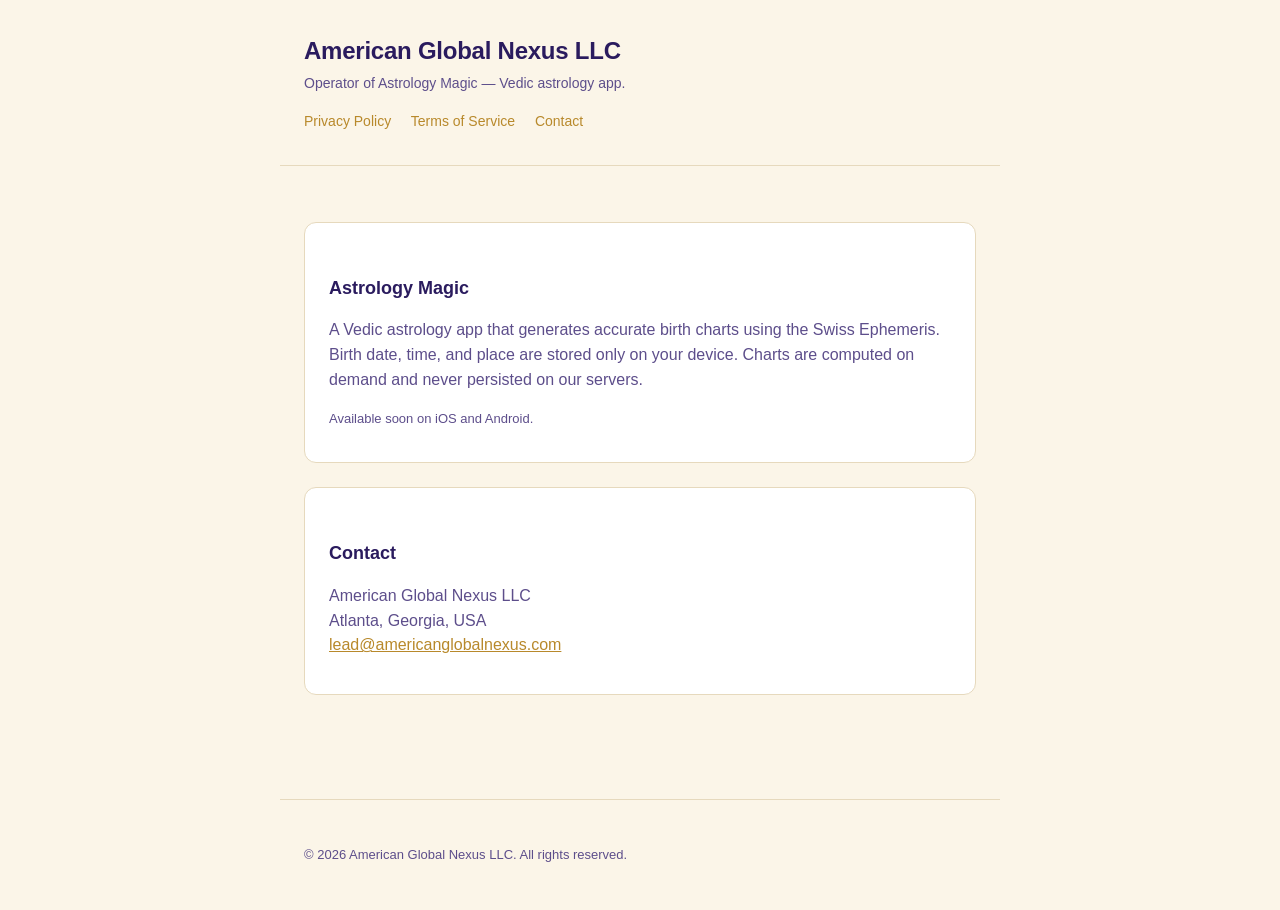
<file: index.html>
<!doctype html>
<html lang="en">
<head>
  <meta charset="utf-8">
  <meta name="viewport" content="width=device-width, initial-scale=1">
  <title>American Global Nexus LLC</title>
  <meta name="description" content="American Global Nexus LLC — operator of Astrology Magic.">
  <link rel="stylesheet" href="style.css">
</head>
<body>
  <header>
    <h1>American Global Nexus LLC</h1>
    <p>Operator of Astrology Magic — Vedic astrology app.</p>
    <nav>
      <a href="/privacy.html">Privacy Policy</a>
      <a href="/terms.html">Terms of Service</a>
      <a href="mailto:lead@americanglobalnexus.com">Contact</a>
    </nav>
  </header>

  <main>
    <section class="card">
      <h2>Astrology Magic</h2>
      <p>A Vedic astrology app that generates accurate birth charts using the Swiss Ephemeris. Birth date, time, and place are stored only on your device. Charts are computed on demand and never persisted on our servers.</p>
      <p class="muted">Available soon on iOS and Android.</p>
    </section>

    <section class="card">
      <h2>Contact</h2>
      <p>American Global Nexus LLC<br>Atlanta, Georgia, USA<br><a href="mailto:lead@americanglobalnexus.com">lead@americanglobalnexus.com</a></p>
    </section>
  </main>

  <footer>
    <p>&copy; <span id="year"></span> American Global Nexus LLC. All rights reserved.</p>
  </footer>
  <script>document.getElementById('year').textContent = new Date().getFullYear();</script>
</body>
</html>
</file>
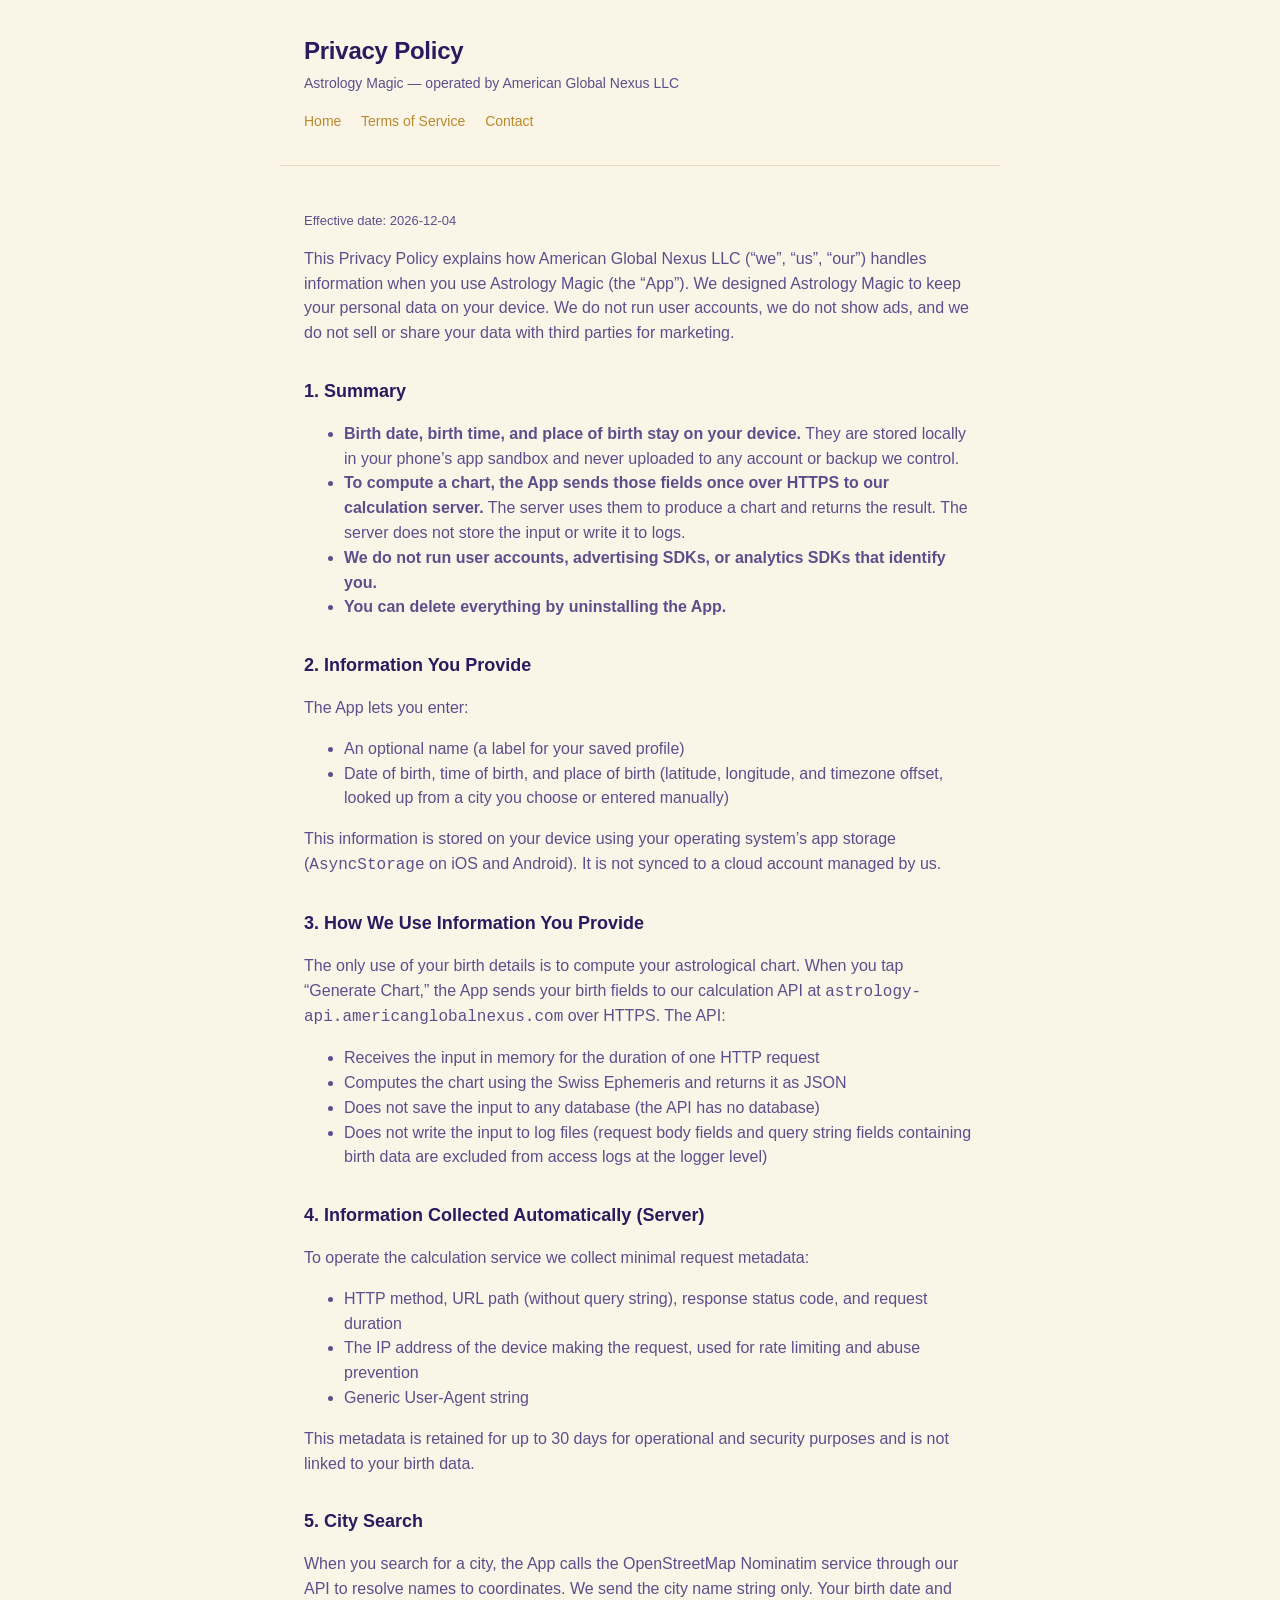
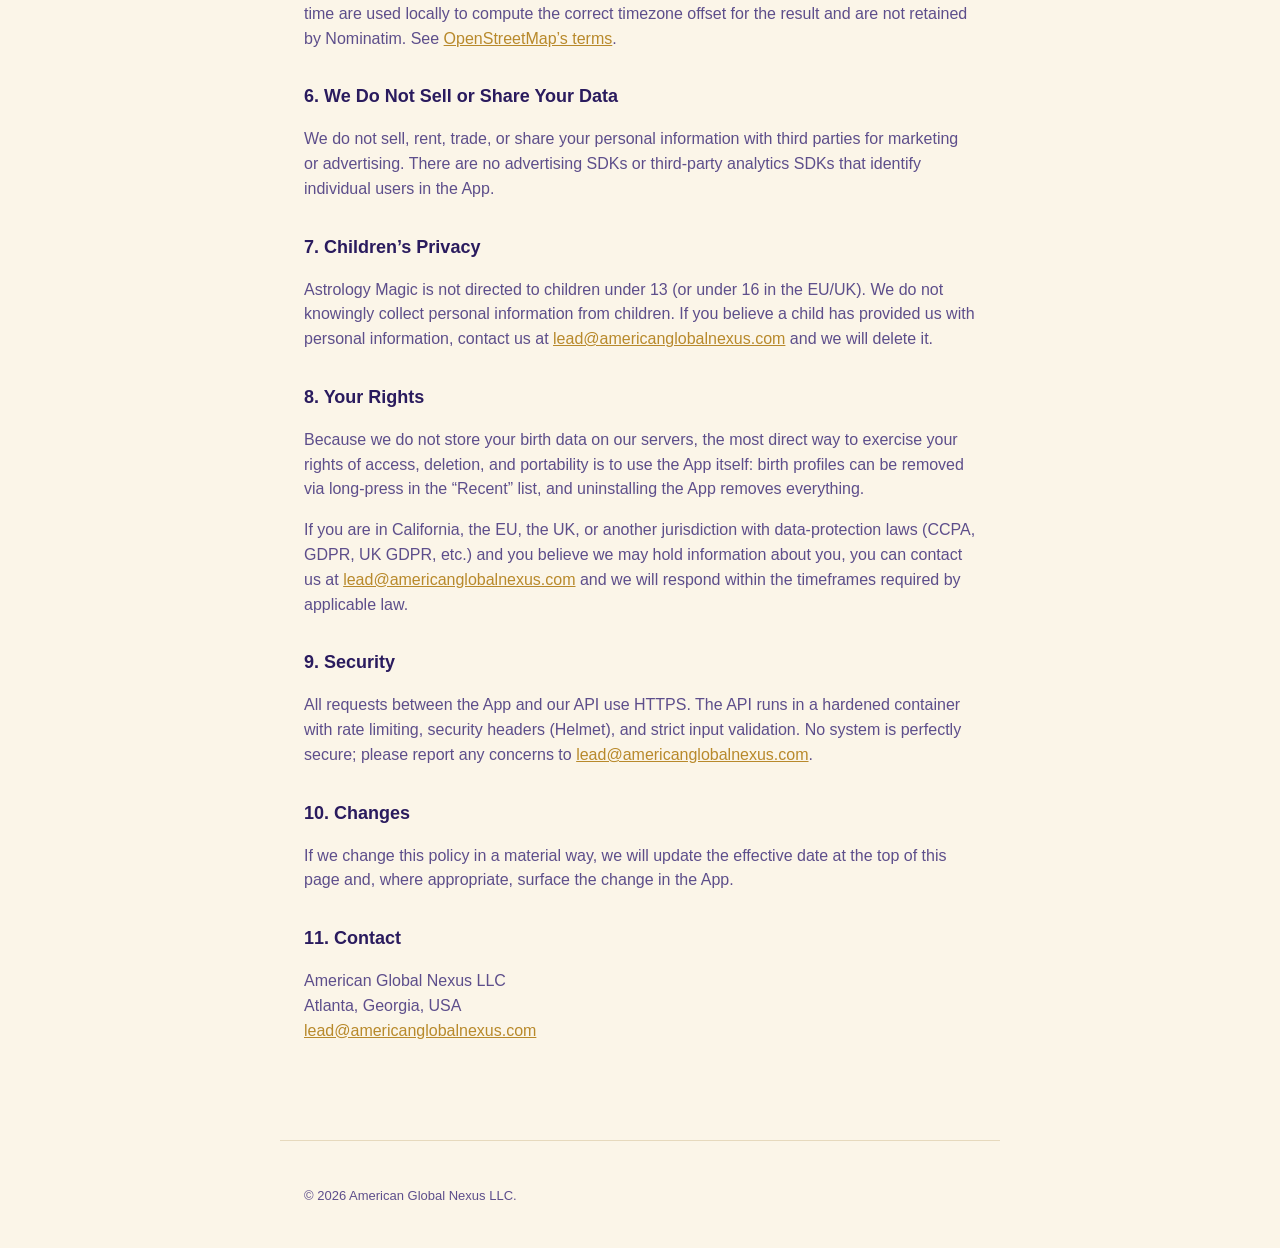
<file: privacy.html>
<!doctype html>
<html lang="en">
<head>
  <meta charset="utf-8">
  <meta name="viewport" content="width=device-width, initial-scale=1">
  <title>Privacy Policy — Astrology Magic</title>
  <meta name="description" content="Privacy Policy for Astrology Magic, operated by American Global Nexus LLC.">
  <link rel="stylesheet" href="style.css">
</head>
<body>
  <header>
    <h1>Privacy Policy</h1>
    <p>Astrology Magic — operated by American Global Nexus LLC</p>
    <nav>
      <a href="/">Home</a>
      <a href="/terms.html">Terms of Service</a>
      <a href="mailto:lead@americanglobalnexus.com">Contact</a>
    </nav>
  </header>

  <main>
    <p class="muted">Effective date: <span id="effective"></span></p>

    <p>This Privacy Policy explains how American Global Nexus LLC (&ldquo;we&rdquo;, &ldquo;us&rdquo;, &ldquo;our&rdquo;) handles information when you use Astrology Magic (the &ldquo;App&rdquo;). We designed Astrology Magic to keep your personal data on your device. We do not run user accounts, we do not show ads, and we do not sell or share your data with third parties for marketing.</p>

    <h2>1. Summary</h2>
    <ul>
      <li><strong>Birth date, birth time, and place of birth stay on your device.</strong> They are stored locally in your phone&rsquo;s app sandbox and never uploaded to any account or backup we control.</li>
      <li><strong>To compute a chart, the App sends those fields once over HTTPS to our calculation server.</strong> The server uses them to produce a chart and returns the result. The server does not store the input or write it to logs.</li>
      <li><strong>We do not run user accounts, advertising SDKs, or analytics SDKs that identify you.</strong></li>
      <li><strong>You can delete everything by uninstalling the App.</strong></li>
    </ul>

    <h2>2. Information You Provide</h2>
    <p>The App lets you enter:</p>
    <ul>
      <li>An optional name (a label for your saved profile)</li>
      <li>Date of birth, time of birth, and place of birth (latitude, longitude, and timezone offset, looked up from a city you choose or entered manually)</li>
    </ul>
    <p>This information is stored on your device using your operating system&rsquo;s app storage (<code>AsyncStorage</code> on iOS and Android). It is not synced to a cloud account managed by us.</p>

    <h2>3. How We Use Information You Provide</h2>
    <p>The only use of your birth details is to compute your astrological chart. When you tap &ldquo;Generate Chart,&rdquo; the App sends your birth fields to our calculation API at <code>astrology-api.americanglobalnexus.com</code> over HTTPS. The API:</p>
    <ul>
      <li>Receives the input in memory for the duration of one HTTP request</li>
      <li>Computes the chart using the Swiss Ephemeris and returns it as JSON</li>
      <li>Does not save the input to any database (the API has no database)</li>
      <li>Does not write the input to log files (request body fields and query string fields containing birth data are excluded from access logs at the logger level)</li>
    </ul>

    <h2>4. Information Collected Automatically (Server)</h2>
    <p>To operate the calculation service we collect minimal request metadata:</p>
    <ul>
      <li>HTTP method, URL path (without query string), response status code, and request duration</li>
      <li>The IP address of the device making the request, used for rate limiting and abuse prevention</li>
      <li>Generic User-Agent string</li>
    </ul>
    <p>This metadata is retained for up to 30 days for operational and security purposes and is not linked to your birth data.</p>

    <h2>5. City Search</h2>
    <p>When you search for a city, the App calls the OpenStreetMap Nominatim service through our API to resolve names to coordinates. We send the city name string only. Your birth date and time are used locally to compute the correct timezone offset for the result and are not retained by Nominatim. See <a href="https://www.openstreetmap.org/copyright">OpenStreetMap&rsquo;s terms</a>.</p>

    <h2>6. We Do Not Sell or Share Your Data</h2>
    <p>We do not sell, rent, trade, or share your personal information with third parties for marketing or advertising. There are no advertising SDKs or third-party analytics SDKs that identify individual users in the App.</p>

    <h2>7. Children&rsquo;s Privacy</h2>
    <p>Astrology Magic is not directed to children under 13 (or under 16 in the EU/UK). We do not knowingly collect personal information from children. If you believe a child has provided us with personal information, contact us at <a href="mailto:lead@americanglobalnexus.com">lead@americanglobalnexus.com</a> and we will delete it.</p>

    <h2>8. Your Rights</h2>
    <p>Because we do not store your birth data on our servers, the most direct way to exercise your rights of access, deletion, and portability is to use the App itself: birth profiles can be removed via long-press in the &ldquo;Recent&rdquo; list, and uninstalling the App removes everything.</p>
    <p>If you are in California, the EU, the UK, or another jurisdiction with data-protection laws (CCPA, GDPR, UK GDPR, etc.) and you believe we may hold information about you, you can contact us at <a href="mailto:lead@americanglobalnexus.com">lead@americanglobalnexus.com</a> and we will respond within the timeframes required by applicable law.</p>

    <h2>9. Security</h2>
    <p>All requests between the App and our API use HTTPS. The API runs in a hardened container with rate limiting, security headers (Helmet), and strict input validation. No system is perfectly secure; please report any concerns to <a href="mailto:lead@americanglobalnexus.com">lead@americanglobalnexus.com</a>.</p>

    <h2>10. Changes</h2>
    <p>If we change this policy in a material way, we will update the effective date at the top of this page and, where appropriate, surface the change in the App.</p>

    <h2>11. Contact</h2>
    <p>American Global Nexus LLC<br>Atlanta, Georgia, USA<br><a href="mailto:lead@americanglobalnexus.com">lead@americanglobalnexus.com</a></p>
  </main>

  <footer>
    <p>&copy; <span id="year"></span> American Global Nexus LLC.</p>
  </footer>
  <script>
    document.getElementById('year').textContent = new Date().getFullYear();
    document.getElementById('effective').textContent = new Date().toISOString().slice(0, 10);
  </script>
</body>
</html>
</file>
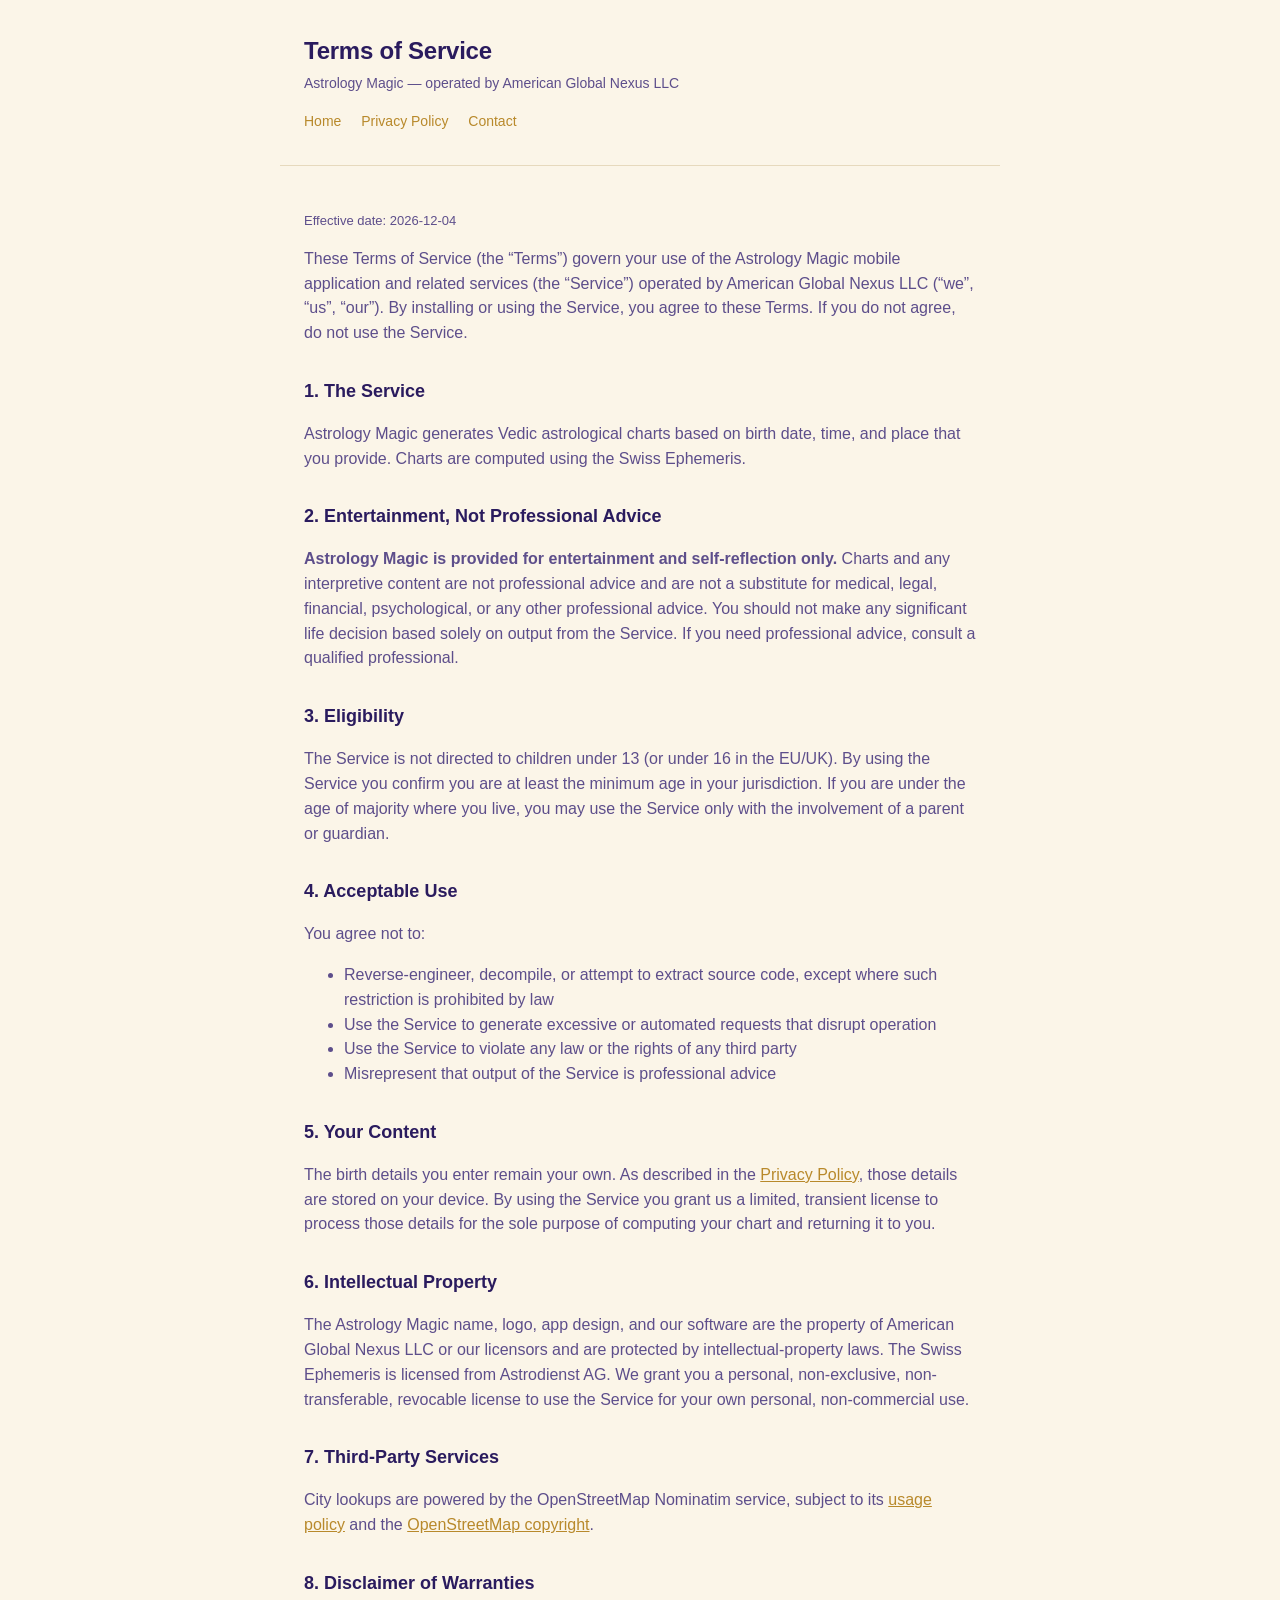
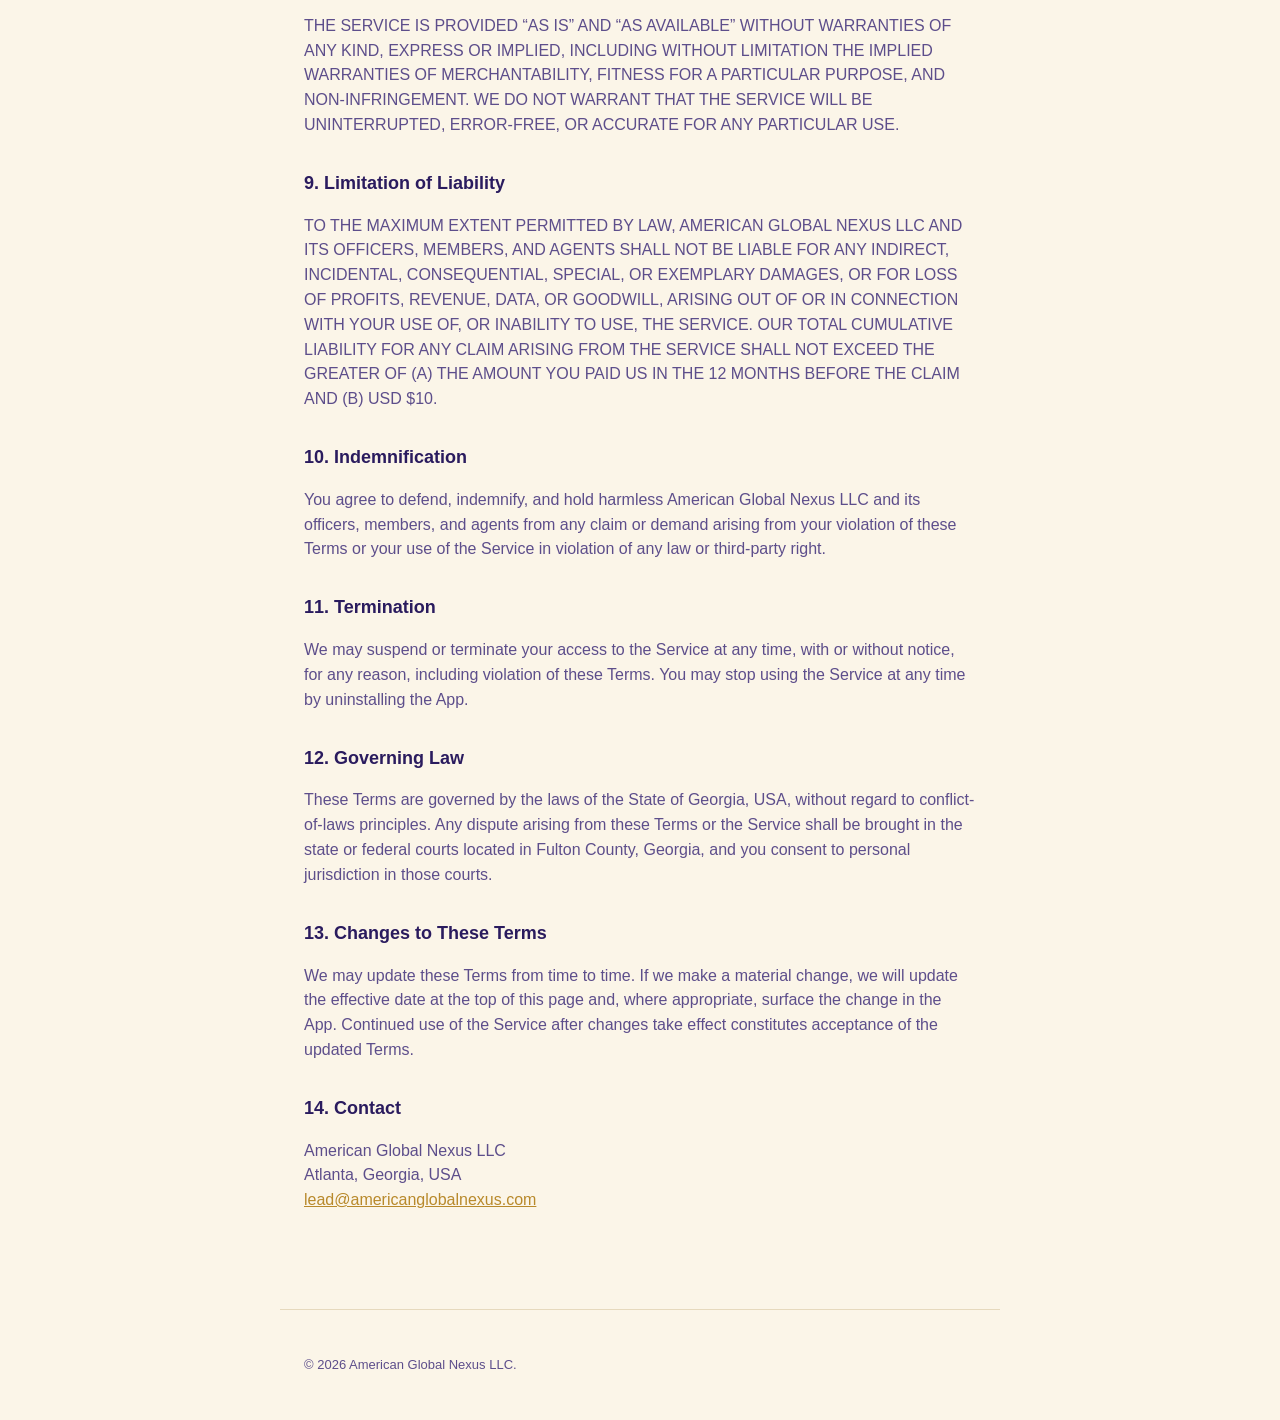
<file: terms.html>
<!doctype html>
<html lang="en">
<head>
  <meta charset="utf-8">
  <meta name="viewport" content="width=device-width, initial-scale=1">
  <title>Terms of Service — Astrology Magic</title>
  <meta name="description" content="Terms of Service for Astrology Magic, operated by American Global Nexus LLC.">
  <link rel="stylesheet" href="style.css">
</head>
<body>
  <header>
    <h1>Terms of Service</h1>
    <p>Astrology Magic — operated by American Global Nexus LLC</p>
    <nav>
      <a href="/">Home</a>
      <a href="/privacy.html">Privacy Policy</a>
      <a href="mailto:lead@americanglobalnexus.com">Contact</a>
    </nav>
  </header>

  <main>
    <p class="muted">Effective date: <span id="effective"></span></p>

    <p>These Terms of Service (the &ldquo;Terms&rdquo;) govern your use of the Astrology Magic mobile application and related services (the &ldquo;Service&rdquo;) operated by American Global Nexus LLC (&ldquo;we&rdquo;, &ldquo;us&rdquo;, &ldquo;our&rdquo;). By installing or using the Service, you agree to these Terms. If you do not agree, do not use the Service.</p>

    <h2>1. The Service</h2>
    <p>Astrology Magic generates Vedic astrological charts based on birth date, time, and place that you provide. Charts are computed using the Swiss Ephemeris.</p>

    <h2>2. Entertainment, Not Professional Advice</h2>
    <p><strong>Astrology Magic is provided for entertainment and self-reflection only.</strong> Charts and any interpretive content are not professional advice and are not a substitute for medical, legal, financial, psychological, or any other professional advice. You should not make any significant life decision based solely on output from the Service. If you need professional advice, consult a qualified professional.</p>

    <h2>3. Eligibility</h2>
    <p>The Service is not directed to children under 13 (or under 16 in the EU/UK). By using the Service you confirm you are at least the minimum age in your jurisdiction. If you are under the age of majority where you live, you may use the Service only with the involvement of a parent or guardian.</p>

    <h2>4. Acceptable Use</h2>
    <p>You agree not to:</p>
    <ul>
      <li>Reverse-engineer, decompile, or attempt to extract source code, except where such restriction is prohibited by law</li>
      <li>Use the Service to generate excessive or automated requests that disrupt operation</li>
      <li>Use the Service to violate any law or the rights of any third party</li>
      <li>Misrepresent that output of the Service is professional advice</li>
    </ul>

    <h2>5. Your Content</h2>
    <p>The birth details you enter remain your own. As described in the <a href="/privacy.html">Privacy Policy</a>, those details are stored on your device. By using the Service you grant us a limited, transient license to process those details for the sole purpose of computing your chart and returning it to you.</p>

    <h2>6. Intellectual Property</h2>
    <p>The Astrology Magic name, logo, app design, and our software are the property of American Global Nexus LLC or our licensors and are protected by intellectual-property laws. The Swiss Ephemeris is licensed from Astrodienst AG. We grant you a personal, non-exclusive, non-transferable, revocable license to use the Service for your own personal, non-commercial use.</p>

    <h2>7. Third-Party Services</h2>
    <p>City lookups are powered by the OpenStreetMap Nominatim service, subject to its <a href="https://operations.osmfoundation.org/policies/nominatim/">usage policy</a> and the <a href="https://www.openstreetmap.org/copyright">OpenStreetMap copyright</a>.</p>

    <h2>8. Disclaimer of Warranties</h2>
    <p>THE SERVICE IS PROVIDED &ldquo;AS IS&rdquo; AND &ldquo;AS AVAILABLE&rdquo; WITHOUT WARRANTIES OF ANY KIND, EXPRESS OR IMPLIED, INCLUDING WITHOUT LIMITATION THE IMPLIED WARRANTIES OF MERCHANTABILITY, FITNESS FOR A PARTICULAR PURPOSE, AND NON-INFRINGEMENT. WE DO NOT WARRANT THAT THE SERVICE WILL BE UNINTERRUPTED, ERROR-FREE, OR ACCURATE FOR ANY PARTICULAR USE.</p>

    <h2>9. Limitation of Liability</h2>
    <p>TO THE MAXIMUM EXTENT PERMITTED BY LAW, AMERICAN GLOBAL NEXUS LLC AND ITS OFFICERS, MEMBERS, AND AGENTS SHALL NOT BE LIABLE FOR ANY INDIRECT, INCIDENTAL, CONSEQUENTIAL, SPECIAL, OR EXEMPLARY DAMAGES, OR FOR LOSS OF PROFITS, REVENUE, DATA, OR GOODWILL, ARISING OUT OF OR IN CONNECTION WITH YOUR USE OF, OR INABILITY TO USE, THE SERVICE. OUR TOTAL CUMULATIVE LIABILITY FOR ANY CLAIM ARISING FROM THE SERVICE SHALL NOT EXCEED THE GREATER OF (A) THE AMOUNT YOU PAID US IN THE 12 MONTHS BEFORE THE CLAIM AND (B) USD $10.</p>

    <h2>10. Indemnification</h2>
    <p>You agree to defend, indemnify, and hold harmless American Global Nexus LLC and its officers, members, and agents from any claim or demand arising from your violation of these Terms or your use of the Service in violation of any law or third-party right.</p>

    <h2>11. Termination</h2>
    <p>We may suspend or terminate your access to the Service at any time, with or without notice, for any reason, including violation of these Terms. You may stop using the Service at any time by uninstalling the App.</p>

    <h2>12. Governing Law</h2>
    <p>These Terms are governed by the laws of the State of Georgia, USA, without regard to conflict-of-laws principles. Any dispute arising from these Terms or the Service shall be brought in the state or federal courts located in Fulton County, Georgia, and you consent to personal jurisdiction in those courts.</p>

    <h2>13. Changes to These Terms</h2>
    <p>We may update these Terms from time to time. If we make a material change, we will update the effective date at the top of this page and, where appropriate, surface the change in the App. Continued use of the Service after changes take effect constitutes acceptance of the updated Terms.</p>

    <h2>14. Contact</h2>
    <p>American Global Nexus LLC<br>Atlanta, Georgia, USA<br><a href="mailto:lead@americanglobalnexus.com">lead@americanglobalnexus.com</a></p>
  </main>

  <footer>
    <p>&copy; <span id="year"></span> American Global Nexus LLC.</p>
  </footer>
  <script>
    document.getElementById('year').textContent = new Date().getFullYear();
    document.getElementById('effective').textContent = new Date().toISOString().slice(0, 10);
  </script>
</body>
</html>
</file>
<file: style.css>
:root {
  --bg: #fbf5e8;
  --surface: #ffffff;
  --ink: #2a1b5e;
  --ink-soft: #5d4e8b;
  --gold: #b8892b;
  --border: #e6d9bd;
  --max: 720px;
}

* { box-sizing: border-box; }

html, body {
  margin: 0;
  padding: 0;
  background: var(--bg);
  color: var(--ink);
  font: 16px/1.55 -apple-system, BlinkMacSystemFont, "Segoe UI", Roboto, Helvetica, Arial, sans-serif;
}

main, header, footer {
  max-width: var(--max);
  margin: 0 auto;
  padding: 32px 24px;
}

header {
  border-bottom: 1px solid var(--border);
}

header h1 {
  margin: 0 0 4px;
  font-size: 24px;
  letter-spacing: -0.01em;
}

header p {
  margin: 0;
  color: var(--ink-soft);
  font-size: 14px;
}

nav {
  margin-top: 16px;
  font-size: 14px;
}

nav a {
  color: var(--gold);
  text-decoration: none;
  margin-right: 16px;
}

nav a:hover { text-decoration: underline; }

h2 {
  margin: 32px 0 8px;
  font-size: 18px;
}

p, li {
  color: var(--ink-soft);
}

a { color: var(--gold); }

footer {
  border-top: 1px solid var(--border);
  margin-top: 48px;
  font-size: 13px;
  color: var(--ink-soft);
}

.card {
  background: var(--surface);
  border: 1px solid var(--border);
  border-radius: 12px;
  padding: 20px 24px;
  margin: 24px 0;
}

dl { margin: 0; }
dt {
  font-weight: 600;
  color: var(--ink);
  margin-top: 12px;
}
dd { margin: 4px 0 0; }

.muted { color: var(--ink-soft); font-size: 13px; }
</file>
